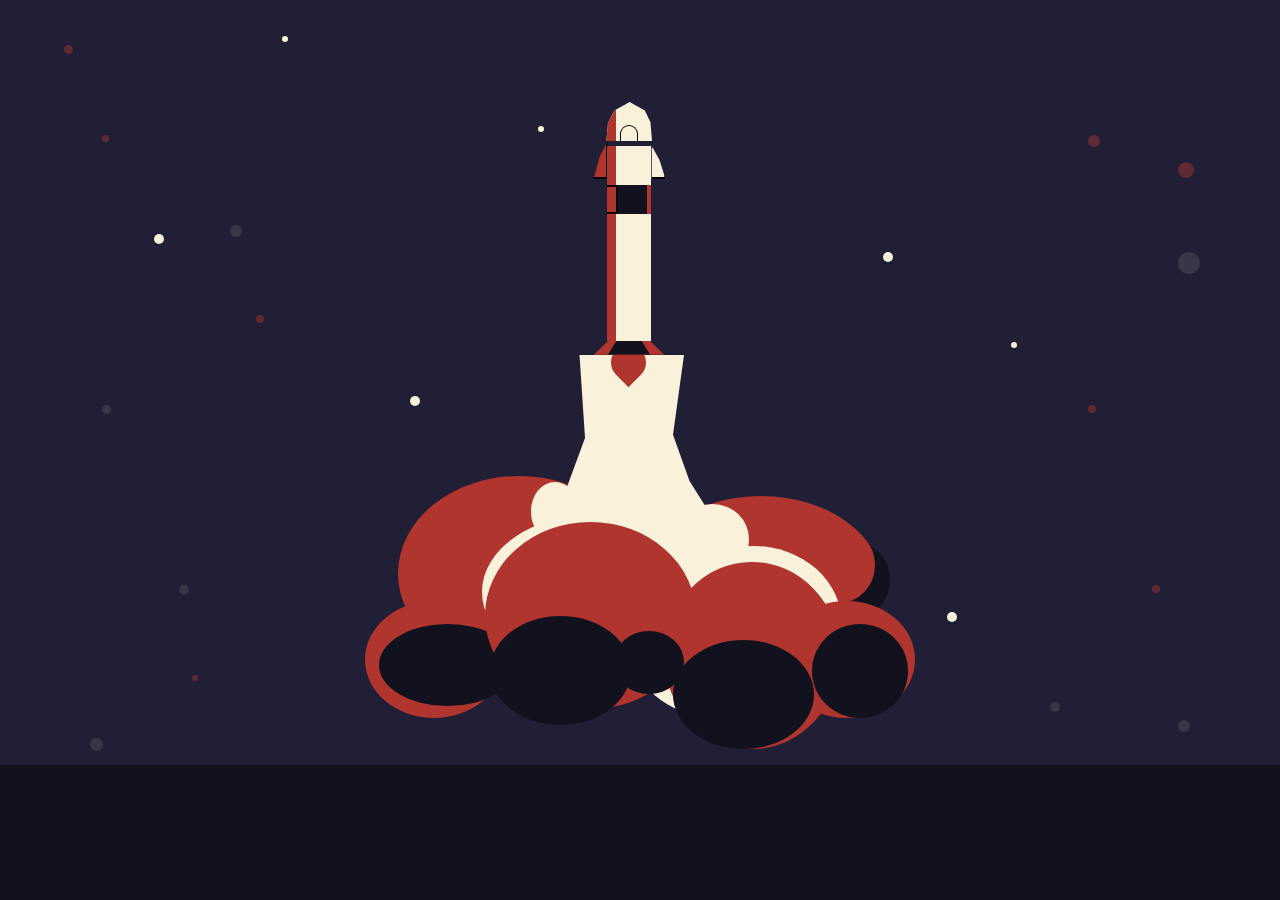
<file: index.html>
<!DOCTYPE html>
<html>
    <head>
        <link href="./style.css" type="text/css" rel="stylesheet">
    </head>
    <body>
        <div class="stars">
            <div class="star-red-left-1"></div>
            <div class="star-red-left-2"></div>
            <div class="star-red-left-3"></div>
            <div class="star-red-left-4"></div>
            <div class="star-white-left-1"></div>
            <div class="star-white-left-2"></div>
            <div class="star-white-left-3"></div>
            <div class="star-white-left-4"></div>
            <div class="star-red-right-1"></div>
            <div class="star-red-right-2"></div>
            <div class="star-red-right-3"></div>
            <div class="star-red-right-4"></div>
            <div class="star-grey-left-1"></div>
            <div class="star-grey-left-2"></div>
            <div class="star-grey-left-3"></div>
            <div class="star-grey-left-4"></div>
            <div class="star-grey-right-1"></div>
            <div class="star-grey-right-2"></div>
            <div class="star-grey-right-3"></div>
            <div class="star-white-right-1"></div>
            <div class="star-white-right-2"></div>
            <div class="star-white-right-3"></div>
        </div>
        <div class="sea"></div>
        <div class="container">
            <div class="middle"></div>
            <div class="flames">
                <div class="flame-bottom-left">
                    <div class="flame-bottom-left-black-bottom"></div>
                </div>
                <div class="flame-bottom-middle-left">
                    <div class="flame-bottom-middle-left-copy"></div>
                    <div class="flame-bottom-left-white-top"></div>
                    <div class="flame-bottom-middle-left-black-bottom"></div>
                    <div class="flame-bottom-middle-left-black-bottom-right"></div>
                </div>
                <div class="flame-bottom-middle-right">
                    <div class="flame-bottom-middle-right-copy"></div>
                    <div class="flame-bottom-right-white-top"></div>
                    <div class="flame-bottom-middle-right-black-bottom"></div>
                </div>
                <div class="flame-bottom-right">
                    <div class="flame-bottom-right-righ-black"></div>
                </div>
                <div class="flame-top-left">
                    <div class="flame-top-left-righ-white"></div>
                </div>
                <div class="flame-top-right">
                    <div class="flame-top-right-left-white"></div>
                    <div class="flame-top-left-righ-black"></div>
                </div>
                <div class="tunnel"></div>
            </div>
            <div class="rocket-body">
                <div class="rocket-head">
                    <div class="half-circle-bottom"></div>
                    <div class="rocket-head-red-side"></div>
                </div>
                <div class="right-wing"></div>
                <div class="left-wing"></div>
                <div class="rocket-body-black-square">
                    <div class="rocket-body-black-square-red-left-side"></div>
                    <div class="rocket-body-black-square-red-right-side"></div>
                </div>
                <div class="rocket-body-red-side"></div>
                <div class="before-rocket-flame">
                    <div class="before-rocket-flame-black-middle"></div>
                </div>
                <div class="rocket-flame"></div>
            </div>
        </div>

    </body>
</html>
</file>
<file: style.css>
body {
  background-color: #201F35;
}

.star-white-left-1 {
  width: 10px;
  height: 10px;
  background-color: #F9F1DA;
  border-radius: 50%;
  position: absolute;
  left: 12%;
  top: 26%;
}

.star-white-left-2 {
  width: 6px;
  height: 6px;
  background-color: #F9F1DA;
  border-radius: 50%;
  position: absolute;
  left: 22%;
  top: 4%;
}

.star-white-left-3 {
  width: 6px;
  height: 6px;
  background-color: #F9F1DA;
  border-radius: 50%;
  position: absolute;
  left: 42%;
  top: 14%;
}

.star-white-left-4 {
  width: 10px;
  height: 10px;
  background-color: #F9F1DA;
  border-radius: 50%;
  position: absolute;
  left: 32%;
  top: 44%;
}

.star-red-left-1 {
  width: 9px;
  height: 9px;
  background-color: #602A35;
  border-radius: 50%;
  position: absolute;
  left: 5%;
  top: 5%;
}

.star-red-left-2 {
  width: 7px;
  height: 7px;
  background-color: #602A35;
  border-radius: 50%;
  position: absolute;
  left: 8%;
  top: 15%;
}

.star-red-left-3 {
  width: 8px;
  height: 8px;
  background-color: #602A35;
  border-radius: 50%;
  position: absolute;
  left: 20%;
  top: 35%;
}

.star-red-left-4 {
  width: 6px;
  height: 6px;
  background-color: #602A35;
  border-radius: 50%;
  position: absolute;
  left: 15%;
  top: 75%;
}

.star-red-left-5 {
  width: 8px;
  height: 8px;
  background-color: #602A35;
  border-radius: 50%;
  position: absolute;
  left: 35%;
  top: 65%;
}

.star-white-right-1 {
  width: 6px;
  height: 6px;
  background-color: #F9F1DA;
  border-radius: 50%;
  position: absolute;
  left: 79%;
  top: 38%;
}

.star-white-right-2 {
  width: 10px;
  height: 10px;
  background-color: #F9F1DA;
  border-radius: 50%;
  position: absolute;
  left: 69%;
  top: 28%;
}

.star-white-right-3 {
  width: 10px;
  height: 10px;
  background-color: #F9F1DA;
  border-radius: 50%;
  position: absolute;
  left: 74%;
  top: 68%;
}

.star-red-right-1 {
  width: 8px;
  height: 8px;
  background-color: #602A35;
  border-radius: 50%;
  position: absolute;
  left: 85%;
  top: 45%;
}

.star-red-right-2 {
  width: 8px;
  height: 8px;
  background-color: #602A35;
  border-radius: 50%;
  position: absolute;
  left: 90%;
  top: 65%;
}

.star-red-right-3 {
  width: 12px;
  height: 12px;
  background-color: #602A35;
  border-radius: 50%;
  position: absolute;
  left: 85%;
  top: 15%;
}

.star-red-right-4 {
  width: 16px;
  height: 16px;
  background-color: #602A35;
  border-radius: 50%;
  position: absolute;
  left: 92%;
  top: 18%;
}

.star-grey-right-1 {
  width: 22px;
  height: 22px;
  background-color: #393647;
  border-radius: 50%;
  position: absolute;
  left: 92%;
  top: 28%;
}

.star-grey-right-2 {
  width: 10px;
  height: 10px;
  background-color: #393647;
  border-radius: 50%;
  position: absolute;
  left: 82%;
  top: 78%;
}

.star-grey-right-3 {
  width: 12px;
  height: 12px;
  background-color: #393647;
  border-radius: 50%;
  position: absolute;
  left: 92%;
  top: 80%;
}

.star-grey-left-1 {
  width: 12px;
  height: 12px;
  background-color: #393647;
  border-radius: 50%;
  position: absolute;
  left: 18%;
  top: 25%;
}

.star-grey-left-2 {
  width: 9px;
  height: 9px;
  background-color: #393647;
  border-radius: 50%;
  position: absolute;
  left: 8%;
  top: 45%;
}

.star-grey-left-3 {
  width: 10px;
  height: 10px;
  background-color: #393647;
  border-radius: 50%;
  position: absolute;
  left: 14%;
  top: 65%;
}

.star-grey-left-4 {
  width: 13px;
  height: 13px;
  background-color: #393647;
  border-radius: 50%;
  position: absolute;
  left: 7%;
  top: 82%;
}

.container {
  position: relative;
  top: 60px;
  width: 550px;
  height: 650px;
  margin: auto;
}

.sea {
  position: absolute;
  background-color: #12121F;
  bottom: 0;
  left: 0;
  width: 100%;
  height: 15%;
  z-index: 8;
}

.middle {
  width: 50%;
  height: 100%;
}

.flames {
  position: absolute;
  width: 100%;
  height: 60%;
  bottom: 0;
  left: 0;
}

.flame-bottom-left {
  width: 25%;
  height: 30%;
  background-color: #B0352E;
  border-radius: 50%;
  bottom: 0;
  position: absolute;
  z-index: 2;
}

.flame-bottom-left-black-bottom {
  width: 100%;
  height: 70%;
  background-color: #12121F;
  border-radius: 50%;
  bottom: 10%;
  left: 10%;
  position: absolute;
  z-index: 6;
}

.flame-bottom-middle-left {
  width: 32%;
  height: 40%;
  background-color: #F9F1DA;
  border-radius: 50%;
  bottom: 10%;
  left: 21%;
  position: absolute;
  border: 1px solid black;
}

.flame-bottom-middle-left-copy {
  width: 130%;
  height: 100%;
  bottom: 10%;
  top: -5%;
  position: absolute;
  background-color: #F9F1DA;
  border-radius: 50%;
  z-index: 2;
}

.flame-bottom-left-white-top {
  width: 120%;
  height: 120%;
  background-color: #B0352E;
  border-radius: 50%;
  left: 2%;
  position: absolute;
  z-index: 4;
}

.flame-bottom-middle-left-black-bottom {
  width: 80%;
  height: 70%;
  background-color: #12121F;
  border-radius: 50%;
  top: 60%;
  left: 5%;
  position: absolute;
  z-index: 4;
}

.flame-bottom-middle-left-black-bottom-right {
  width: 40%;
  height: 40%;
  background-color: #12121F;
  border-radius: 50%;
  top: 70%;
  left: 75%;
  position: absolute;
  z-index: 4;
}

.flame-bottom-middle-right-black-bottom {
  width: 80%;
  height: 70%;
  background-color: #12121F;
  border-radius: 50%;
  top: 50%;
  left: 25%;
  position: absolute;
  z-index: 4;
}

.flame-bottom-right-righ-black {
  width: 70%;
  height: 80%;
  background-color: #12121F;
  border-radius: 50%;
  top: 20%;
  left: 25%;
  position: absolute;
  z-index: 4;
}

.flame-top-left-righ-black {
  width: 30%;
  height: 43%;
  border-radius: 50%;
  top: 18%;
  left: 67%;
  -webkit-box-shadow: 15px 15px 0 0 #12121F;
          box-shadow: 15px 15px 0 0 #12121F;
  position: absolute;
  z-index: 4;
}

.flame-bottom-middle-right {
  width: 32%;
  height: 40%;
  background-color: #F9F1DA;
  border-radius: 50%;
  bottom: 0;
  left: 48%;
  position: absolute;
}

.flame-bottom-middle-right-copy {
  width: 100%;
  height: 100%;
  bottom: 10%;
  left: 21%;
  position: absolute;
  background-color: #F9F1DA;
  border-radius: 50%;
  z-index: 2;
}

.flame-bottom-right-white-top {
  width: 100%;
  height: 120%;
  background-color: #B0352E;
  border-radius: 50%;
  left: 20%;
  position: absolute;
  z-index: 2;
}

.flame-bottom-right {
  width: 25%;
  height: 30%;
  background-color: #B0352E;
  border-radius: 50%;
  bottom: 0;
  right: 0;
  z-index: 2;
  position: absolute;
}

.flame-top-left {
  width: 44%;
  height: 50%;
  background-color: #B0352E;
  border-radius: 50%;
  bottom: 12%;
  left: 6%;
  position: absolute;
  z-index: 0;
}

.flame-top-left-righ-white {
  width: 20%;
  height: 30%;
  top: 3%;
  background-color: #F9F1DA;
  border-radius: 50%;
  left: 55%;
  position: absolute;
  z-index: 0;
}

.flame-top-right {
  width: 44%;
  height: 45%;
  background-color: #B0352E;
  border-radius: 50%;
  bottom: 12%;
  right: 6%;
  position: absolute;
  z-index: 0;
}

.flame-top-right-left-white {
  width: 30%;
  height: 40%;
  top: 5%;
  background-color: #F9F1DA;
  border-radius: 50%;
  left: 15%;
  position: absolute;
  z-index: 0;
}

.tunnel {
  -webkit-clip-path: polygon(58% 7%, 56% 31%, 59% 45%, 67% 66%, 49% 67%, 30% 66%, 36% 50%, 40% 32%, 39% 7%);
          clip-path: polygon(58% 7%, 56% 31%, 59% 45%, 67% 66%, 49% 67%, 30% 66%, 36% 50%, 40% 32%, 39% 7%);
  background-color: #F9F1DA;
  position: absolute;
  width: 100%;
  height: 85%;
  bottom: 14%;
}

.rocket-body {
  width: 8%;
  position: absolute;
  height: 30%;
  bottom: 58%;
  left: 44%;
  background-color: #F9F1DA;
}

.rocket-body-red-side {
  position: absolute;
  width: 20%;
  left: 0;
  height: 100%;
  background-color: #B0352E;
}

.before-rocket-flame {
  -webkit-clip-path: polygon(20% 0%, 80% 0%, 100% 100%, 0% 100%);
          clip-path: polygon(20% 0%, 80% 0%, 100% 100%, 0% 100%);
  background-color: #B0352E;
  position: absolute;
  width: 160%;
  height: 7%;
  bottom: -7%;
  left: -30%;
  z-index: 1;
}

.before-rocket-flame-black-middle {
  position: absolute;
  -webkit-clip-path: polygon(20% 0%, 80% 0%, 100% 100%, 0% 100%);
          clip-path: polygon(20% 0%, 80% 0%, 100% 100%, 0% 100%);
  height: 100%;
  background-color: #12121F;
  left: 20%;
  width: 60%;
  z-index: 2;
}

.rocket-body-black-square {
  position: absolute;
  width: 100%;
  height: 15%;
  background-color: #12121F;
  top: 20%;
  z-index: 3;
}

.rocket-body-black-square-red-left-side {
  position: absolute;
  width: 20%;
  left: 0;
  height: 84%;
  background-color: #B0352E;
  border-top: 2px solid black;
  border-right: 2px solid black;
  border-bottom: 1px solid black;
}

.rocket-body-black-square-red-right-side {
  position: absolute;
  width: 8%;
  height: 100%;
  background-color: #B0352E;
  right: 0;
}

.rocket-flame {
  position: absolute;
  bottom: -20%;
  left: 10%;
  width: 35px;
  height: 35px;
  border-radius: 0 50% 50% 50%;
  background-color: #B0352E;
  -webkit-transform: rotate(225deg);
          transform: rotate(225deg);
  z-index: 0;
}

.rocket-head {
  position: absolute;
  top: -25%;
  left: -45%;
  width: 80px;
  height: 95px;
  -webkit-clip-path: polygon(53% 5%, 72% 14%, 79% 26%, 81% 46%, 24% 46%, 26% 27%, 34% 14%);
          clip-path: polygon(53% 5%, 72% 14%, 79% 26%, 81% 46%, 24% 46%, 26% 27%, 34% 14%);
  background-color: #F9F1DA;
  z-index: 0;
}

.half-circle-bottom {
  width: 20%;
  height: 20%;
  background-color: transparent;
  border-top-left-radius: 10px;
  border-top-right-radius: 10px;
  border: 1px solid black;
  border-bottom: 0;
  position: absolute;
  bottom: 50%;
  left: 41%;
}

.rocket-head-red-side {
  position: absolute;
  left: 24%;
  width: 12%;
  background-color: #B0352E;
  height: 100%;
}

.right-wing {
  position: absolute;
  right: -33%;
  -webkit-clip-path: polygon(20% 0%, 65% 42%, 100% 100%, 20% 100%);
          clip-path: polygon(20% 0%, 65% 42%, 100% 100%, 20% 100%);
  background-color: #F9F1DA;
  border: 2px solid black;
  width: 30%;
  height: 15%;
}

.left-wing {
  position: absolute;
  left: -39%;
  -webkit-clip-path: polygon(53% 42%, 99% 1%, 100% 100%, 20% 100%);
          clip-path: polygon(53% 42%, 99% 1%, 100% 100%, 20% 100%);
  background-color: #B0352E;
  border: 2px solid black;
  width: 33%;
  height: 18%;
  top: -3%;
}
/*# sourceMappingURL=style.css.map */
</file>
